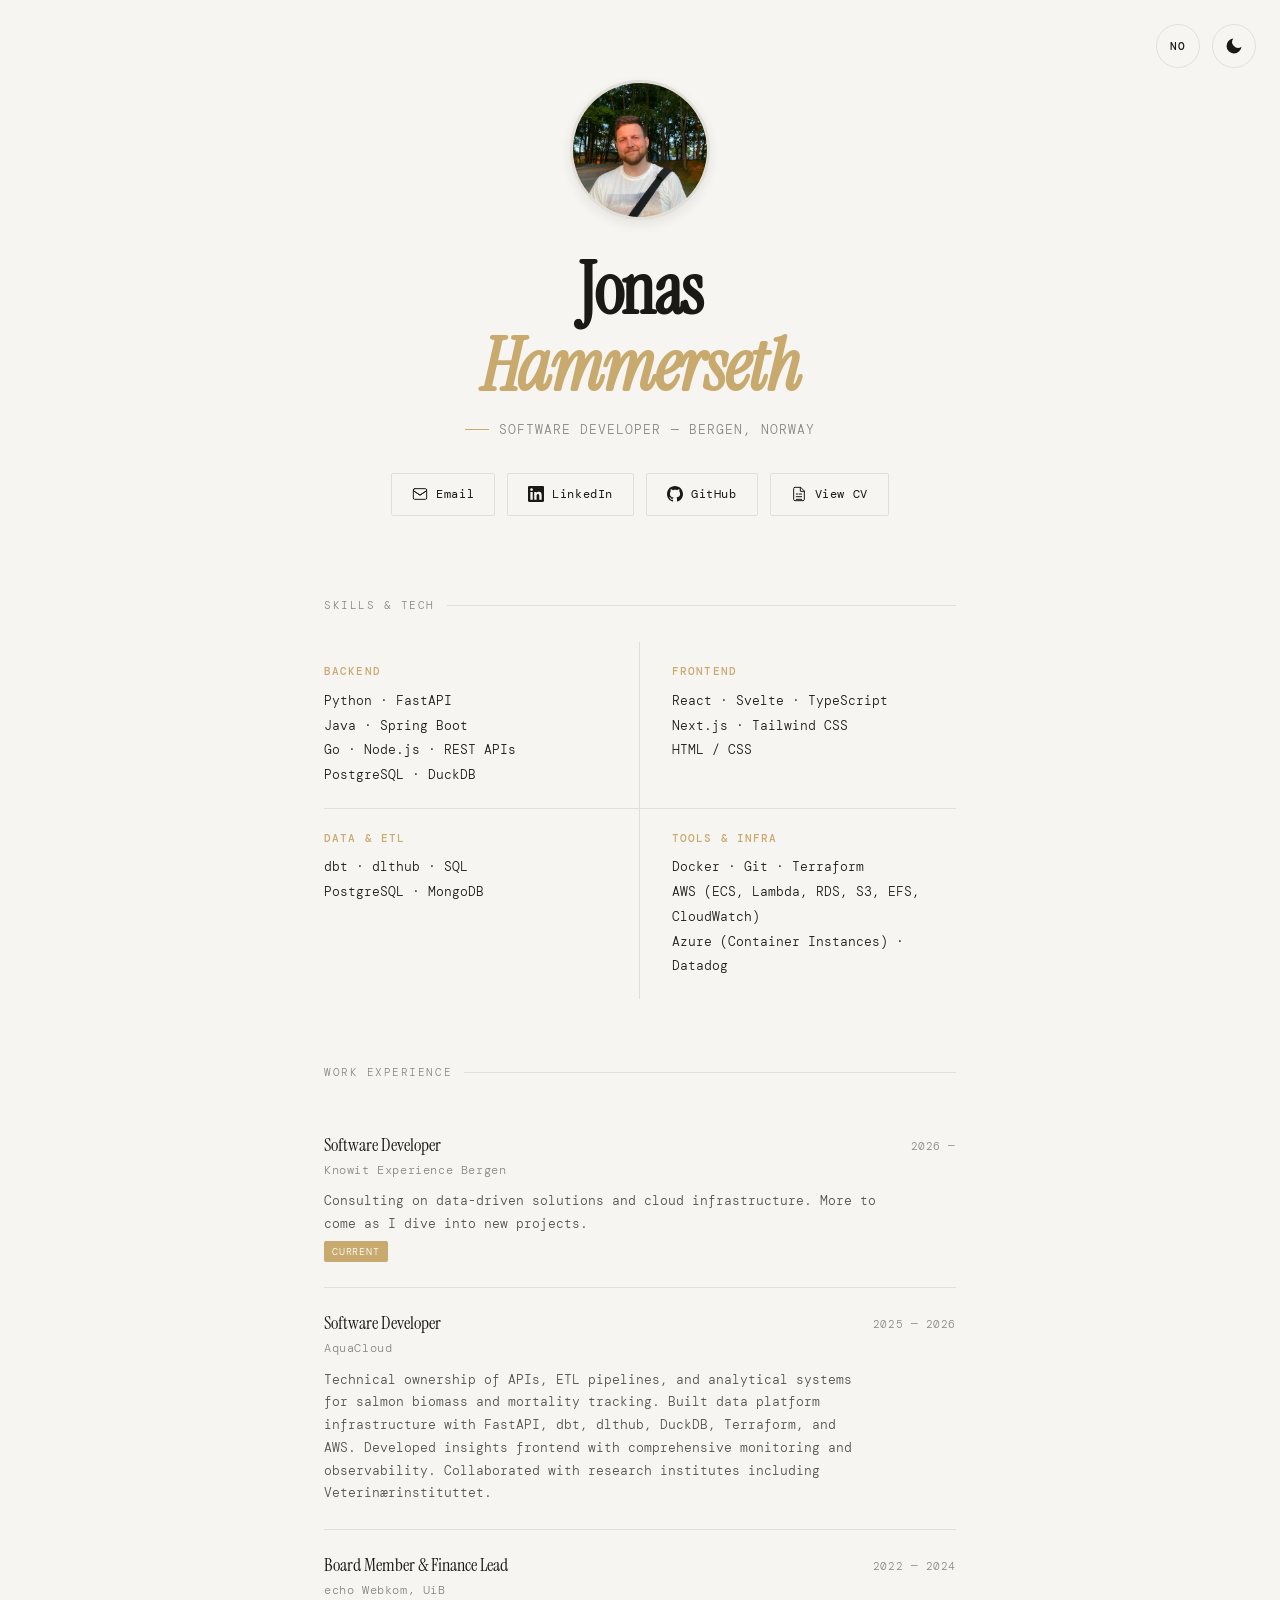
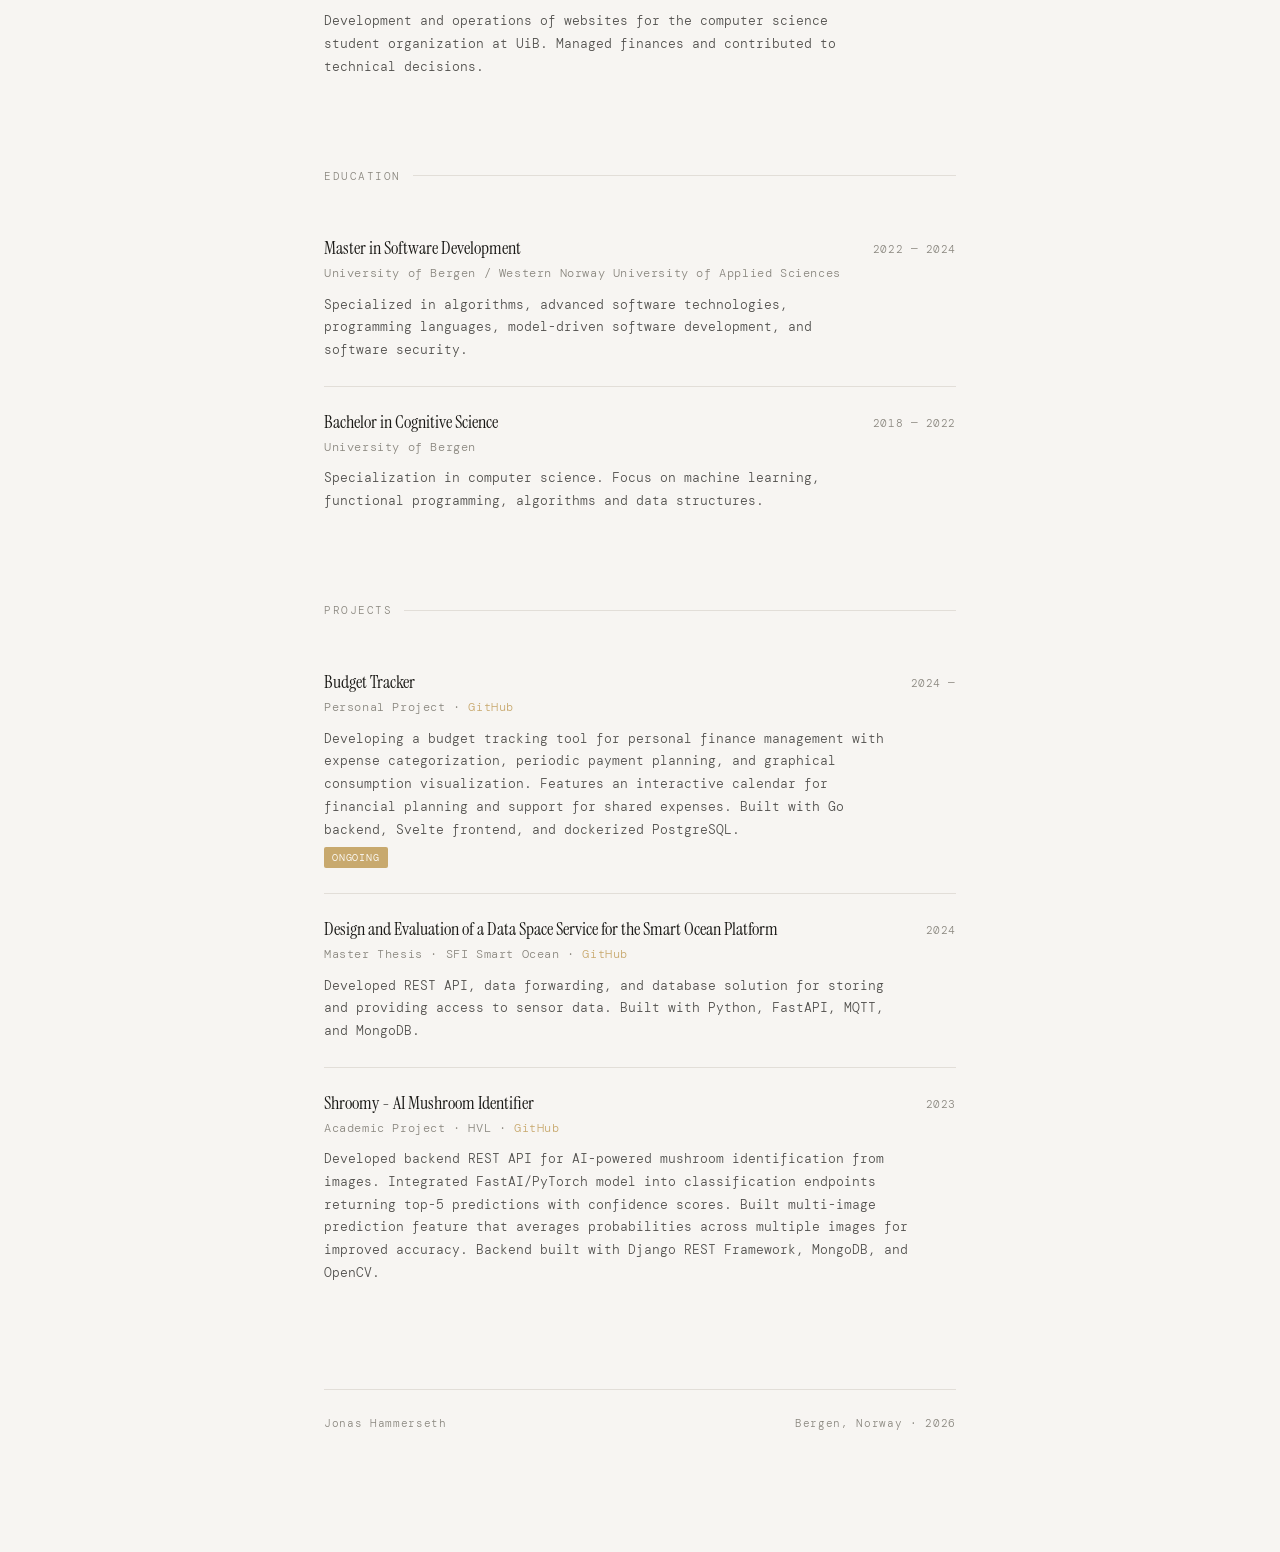
<file: index.html>
<!DOCTYPE html>
<html lang="en">
<head>
  <meta charset="UTF-8" />
  <meta name="viewport" content="width=device-width, initial-scale=1.0"/>
  <title>jonashammerseth.no</title>
  <link rel="icon" type="image/svg+xml" href="/favicon.svg">

  <!-- Meta Tags -->
  <meta name="description" content="Jonas Hammerseth — Software Developer based in Bergen, Norway. Specializing in Python, FastAPI, React, dbt, DuckDB, and AWS. Currently at Knowit Experience Bergen.">
  <meta name="author" content="Jonas Hammerseth">

  <!-- Open Graph Tags -->
  <meta property="og:title" content="jonashammerseth.no">
  <meta property="og:description" content="Software Developer based in Bergen, Norway. Specializing in backend, data engineering, and fullstack development.">
  <meta property="og:url" content="https://jonashammerseth.no">
  <meta property="og:type" content="profile">

  <!-- JSON-LD Structured Data -->
  <script type="application/ld+json">
  {
    "@context": "https://schema.org",
    "@type": "Person",
    "name": "Jonas Hammerseth",
    "jobTitle": "Software Developer",
    "url": "https://jonashammerseth.no",
    "address": {
      "@type": "PostalAddress",
      "addressLocality": "Bergen",
      "addressCountry": "Norway"
    },
    "worksFor": {
      "@type": "Organization",
      "name": "Knowit Experience Bergen"
    },
    "knowsAbout": ["Python", "FastAPI", "React", "TypeScript", "dbt", "DuckDB", "AWS", "Docker", "PostgreSQL", "Go", "Svelte"],
    "sameAs": [
      "https://github.com/jkhammerseth",
      "https://linkedin.com/in/jonas-hammerseth-645684163"
    ]
  }
  </script>

  <link rel="preconnect" href="https://fonts.googleapis.com">
  <link rel="preconnect" href="https://fonts.gstatic.com" crossorigin>
  <link href="https://fonts.googleapis.com/css2?family=Instrument+Serif:ital@0;1&family=DM+Mono:wght@300;400;500&display=swap" rel="stylesheet">
  <link rel="stylesheet" href="styles.css">

  <!-- Google Analytics -->
  <script async src="https://www.googletagmanager.com/gtag/js?id=G-HT6DTZJ46G"></script>
  <script>
    window.dataLayer = window.dataLayer || [];
    function gtag(){dataLayer.push(arguments);}
    gtag('js', new Date());
    gtag('config', 'G-HT6DTZJ46G', { 'anonymize_ip': true });
  </script>
</head>
<body>
<button class="theme-toggle" aria-label="Toggle theme">
  <svg class="sun" viewBox="0 0 24 24" fill="none" stroke-width="2" stroke-linecap="round">
    <circle cx="12" cy="12" r="5"/>
    <line x1="12" y1="1" x2="12" y2="3"/>
    <line x1="12" y1="21" x2="12" y2="23"/>
    <line x1="4.22" y1="4.22" x2="5.64" y2="5.64"/>
    <line x1="18.36" y1="18.36" x2="19.78" y2="19.78"/>
    <line x1="1" y1="12" x2="3" y2="12"/>
    <line x1="21" y1="12" x2="23" y2="12"/>
    <line x1="4.22" y1="19.78" x2="5.64" y2="18.36"/>
    <line x1="18.36" y1="5.64" x2="19.78" y2="4.22"/>
  </svg>
  <svg class="moon" viewBox="0 0 24 24" fill="none">
    <path d="M21 12.79A9 9 0 1 1 11.21 3 7 7 0 0 0 21 12.79z"/>
  </svg>
</button>
<button class="lang-toggle" aria-label="Toggle language">
  <span class="lang-text">NO</span>
</button>
<div class="page">

  <header>
    <img src="profile.jpg" alt="Jonas Hammerseth" class="profile-photo">
    <h1 class="name">Jonas<br><em>Hammerseth</em></h1>
    <p class="tagline"><span class="tagline-line"></span><span data-i18n="tagline">Software Developer — Bergen, Norway</span></p>
    <div class="contact-buttons">
      <a href="mailto:jkhammerseth@gmail.com" class="contact-btn">
        <svg viewBox="0 0 24 24" fill="none" stroke="currentColor" stroke-width="1.5" stroke-linecap="round" stroke-linejoin="round">
          <rect x="2" y="4" width="20" height="16" rx="2"/>
          <path d="M2 7l9.5 6.5a1 1 0 0 0 1 0L22 7"/>
          <path d="M2 7l10 6.5L22 7"/>
        </svg>
        <span data-i18n="btn.email">Email</span>
      </a>
      <a href="https://linkedin.com/in/jonas-hammerseth-645684163/" target="_blank" class="contact-btn">
        <svg viewBox="0 0 24 24">
          <path d="M20.447 20.452h-3.554v-5.569c0-1.328-.027-3.037-1.852-3.037-1.853 0-2.136 1.445-2.136 2.939v5.667H9.351V9h3.414v1.561h.046c.477-.9 1.637-1.85 3.37-1.85 3.601 0 4.267 2.37 4.267 5.455v6.286zM5.337 7.433c-1.144 0-2.063-.926-2.063-2.065 0-1.138.92-2.063 2.063-2.063 1.14 0 2.064.925 2.064 2.063 0 1.139-.925 2.065-2.064 2.065zm1.782 13.019H3.555V9h3.564v11.452zM22.225 0H1.771C.792 0 0 .774 0 1.729v20.542C0 23.227.792 24 1.771 24h20.451C23.2 24 24 23.227 24 22.271V1.729C24 .774 23.2 0 22.222 0h.003z"/>
        </svg>
        <span data-i18n="btn.linkedin">LinkedIn</span>
      </a>
      <a href="https://github.com/jkhammerseth" target="_blank" class="contact-btn">
        <svg viewBox="0 0 24 24">
          <path d="M12 0c-6.626 0-12 5.373-12 12 0 5.302 3.438 9.8 8.207 11.387.599.111.793-.261.793-.577v-2.234c-3.338.726-4.033-1.416-4.033-1.416-.546-1.387-1.333-1.756-1.333-1.756-1.089-.745.083-.729.083-.729 1.205.084 1.839 1.237 1.839 1.237 1.07 1.834 2.807 1.304 3.492.997.107-.775.418-1.305.762-1.604-2.665-.305-5.467-1.334-5.467-5.931 0-1.311.469-2.381 1.236-3.221-.124-.303-.535-1.524.117-3.176 0 0 1.008-.322 3.301 1.23.957-.266 1.983-.399 3.003-.404 1.02.005 2.047.138 3.006.404 2.291-1.552 3.297-1.23 3.297-1.23.653 1.653.242 2.874.118 3.176.77.84 1.235 1.911 1.235 3.221 0 4.609-2.807 5.624-5.479 5.921.43.372.823 1.102.823 2.222v3.293c0 .319.192.694.801.576 4.765-1.589 8.199-6.086 8.199-11.386 0-6.627-5.373-12-12-12z"/>
        </svg>
        <span data-i18n="btn.github">GitHub</span>
      </a>
      <a href="cv.html" class="contact-btn">
        <svg viewBox="0 0 24 24" fill="none" stroke="currentColor" stroke-width="1.5" stroke-linecap="round" stroke-linejoin="round">
          <path d="M14 2H6a2 2 0 0 0-2 2v16a2 2 0 0 0 2 2h12a2 2 0 0 0 2-2V8z"/>
          <polyline points="14 2 14 8 20 8"/>
          <line x1="10" y1="12" x2="8" y2="12"/>
          <line x1="16" y1="12" x2="12" y2="12"/>
          <line x1="16" y1="16" x2="8" y2="16"/>
          <line x1="16" y1="20" x2="8" y2="20"/>
        </svg>
        <span data-i18n="btn.cv">View CV</span>
      </a>
    </div>
  </header>

  <!-- Skills -->
  <section>
    <p class="section-label" data-i18n="section.skills">Skills & Tech</p>
    <div class="skills-grid">
      <div class="skill-group">
        <p class="skill-category" data-i18n="skills.backend">Backend</p>
        <p class="skill-list">Python · FastAPI<br>Java · Spring Boot<br>Go · Node.js · REST APIs<br>PostgreSQL · DuckDB</p>
      </div>
      <div class="skill-group">
        <p class="skill-category" data-i18n="skills.frontend">Frontend</p>
        <p class="skill-list">React · Svelte · TypeScript<br>Next.js · Tailwind CSS<br>HTML / CSS</p>
      </div>
      <div class="skill-group">
        <p class="skill-category" data-i18n="skills.data">Data & ETL</p>
        <p class="skill-list">dbt · dlthub · SQL<br>PostgreSQL · MongoDB</p>
      </div>
      <div class="skill-group">
        <p class="skill-category" data-i18n="skills.tools">Tools & Infra</p>
        <p class="skill-list">Docker · Git · Terraform<br>AWS (ECS, Lambda, RDS, S3, EFS, CloudWatch)<br>Azure (Container Instances) · Datadog</p>
      </div>
    </div>
  </section>

  <!-- Experience -->
  <section>
    <p class="section-label" data-i18n="section.experience">Work Experience</p>

    <div class="job">
      <div>
        <p class="job-title" data-i18n="job.knowit.title">Software Developer</p>
        <p class="job-company" data-i18n="job.knowit.company">Knowit Experience Bergen</p>
        <p class="job-desc" data-i18n="job.knowit.desc">Consulting engagement at DNV, working on the Veracity data platform. Building data-driven solutions across backend, ETL, and cloud infrastructure.</p>
        <span class="job-badge" data-i18n="job.knowit.badge">Current</span>
      </div>
      <p class="job-date" data-i18n="job.knowit.date">2026 —</p>
    </div>

    <div class="job">
      <div>
        <p class="job-title" data-i18n="job.aquacloud.title">Software Developer</p>
        <p class="job-company" data-i18n="job.aquacloud.company">AquaCloud</p>
        <p class="job-desc" data-i18n="job.aquacloud.desc">Technical ownership of APIs, ETL pipelines, and analytical systems for salmon biomass and mortality tracking. Built data platform infrastructure with FastAPI, dbt, DuckDB, and AWS. Collaborated with research institutes including Fiskeridirektoratet and FHF.</p>
      </div>
      <p class="job-date" data-i18n="job.aquacloud.date">2025 — 2026</p>
    </div>

    <div class="job">
      <div>
        <p class="job-title" data-i18n="job.echo.title">Board Member & Finance Lead</p>
        <p class="job-company" data-i18n="job.echo.company">echo Webkom, UiB</p>
        <p class="job-desc" data-i18n="job.echo.desc">Development and operations of websites for the computer science student organization at UiB. Managed finances and contributed to technical decisions.</p>
      </div>
      <p class="job-date" data-i18n="job.echo.date">2022 — 2024</p>
    </div>

  </section>

  <!-- Education -->
  <section>
    <p class="section-label" data-i18n="section.education">Education</p>

    <div class="job">
      <div>
        <p class="job-title" data-i18n="edu.master.title">Master in Software Development</p>
        <p class="job-company" data-i18n="edu.master.institution">University of Bergen / Western Norway University of Applied Sciences</p>
        <p class="job-desc" data-i18n="edu.master.desc">Specialized in algorithms, advanced software technologies, programming languages, model-driven software development, and software security.</p>
      </div>
      <p class="job-date" data-i18n="edu.master.date">2022 — 2024</p>
    </div>

    <div class="job">
      <div>
        <p class="job-title" data-i18n="edu.bachelor.title">Bachelor in Cognitive Science</p>
        <p class="job-company" data-i18n="edu.bachelor.institution">University of Bergen</p>
        <p class="job-desc" data-i18n="edu.bachelor.desc">Specialization in computer science. Focus on machine learning, functional programming, algorithms and data structures.</p>
      </div>
      <p class="job-date" data-i18n="edu.bachelor.date">2018 — 2022</p>
    </div>

  </section>

  <!-- Projects -->
  <section>
    <p class="section-label" data-i18n="section.projects">Projects</p>

    <div class="job">
      <div>
        <p class="job-title" data-i18n="project.budget.title">Budget Tracker</p>
        <p class="job-company"><span data-i18n="project.budget.company">Personal Project</span> · <a href="https://github.com/jkhammerseth/budget-tracker" target="_blank" style="color: var(--accent); text-decoration: none;">GitHub</a></p>
        <p class="job-desc" data-i18n="project.budget.desc">Developing a budget tracking tool for personal finance management with expense categorization, periodic payment planning, and graphical consumption visualization. Features an interactive calendar for financial planning and support for shared expenses. Built with Go backend, Svelte frontend, and dockerized PostgreSQL.</p>
        <span class="job-badge" data-i18n="project.budget.badge">Ongoing</span>
      </div>
      <p class="job-date" data-i18n="project.budget.date">2024 —</p>
    </div>

    <div class="job">
      <div>
        <p class="job-title" data-i18n="project.thesis.title">Design and Evaluation of a Data Space Service for the Smart Ocean Platform</p>
        <p class="job-company"><span data-i18n="project.thesis.company">Master Thesis · SFI Smart Ocean</span> · <a href="https://github.com/smartoceanplatform/dataspace-service" target="_blank" style="color: var(--accent); text-decoration: none;">GitHub</a></p>
        <p class="job-desc" data-i18n="project.thesis.desc">Developed REST API, data forwarding, and database solution for storing and providing access to sensor data. Built with Python, FastAPI, MQTT, and MongoDB.</p>
      </div>
      <p class="job-date" data-i18n="project.thesis.date">2024</p>
    </div>

    <div class="job">
      <div>
        <p class="job-title" data-i18n="project.shroomy.title">Shroomy - AI Mushroom Identifier</p>
        <p class="job-company"><span data-i18n="project.shroomy.company">Academic Project · HVL</span> · <a href="https://github.com/jkhammerseth/shroomyApp" target="_blank" style="color: var(--accent); text-decoration: none;">GitHub</a></p>
        <p class="job-desc" data-i18n="project.shroomy.desc">Developed backend REST API for AI-powered mushroom identification from images. Implemented image classification endpoint using FastAI/PyTorch model with top-5 predictions and confidence scores. Built multi-image prediction feature that averages probabilities across multiple images for improved accuracy. Backend built with Django REST Framework, MongoDB, and OpenCV.</p>
      </div>
      <p class="job-date" data-i18n="project.shroomy.date">2023</p>
    </div>

  </section>

  <footer>
    <span data-i18n="footer.name">Jonas Hammerseth</span>
    <span data-i18n="footer.location">Bergen, Norway · 2026</span>
  </footer>

</div>

<script src="translations.js"></script>
<script src="script.js"></script>
</body>
</html>
</file>
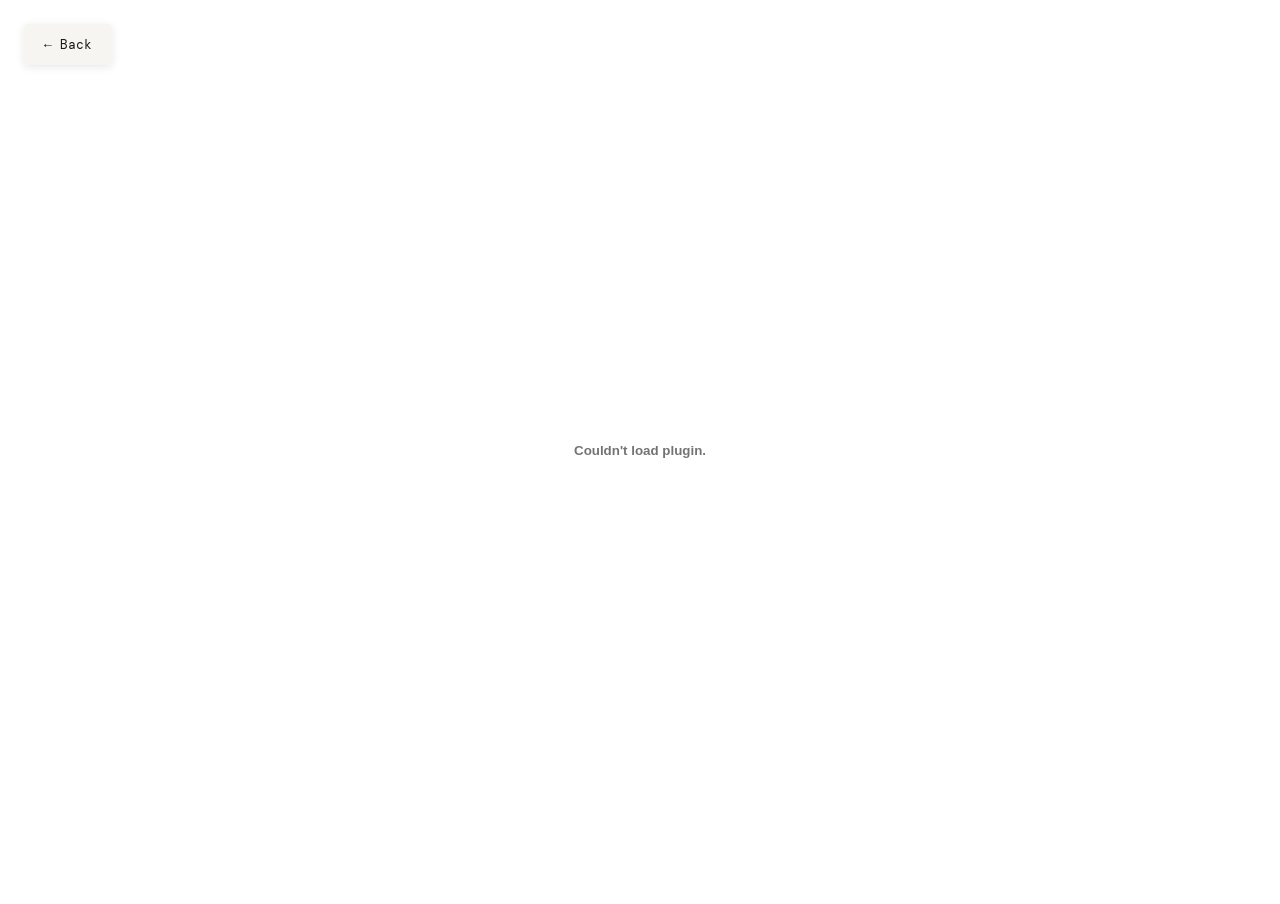
<file: cv.html>
<!DOCTYPE html>
<html lang="en">
<head>
  <meta charset="UTF-8" />
  <meta name="viewport" content="width=device-width, initial-scale=1.0"/>
  <title>CV — Jonas Hammerseth</title>
  <link rel="preconnect" href="https://fonts.googleapis.com">
  <link rel="preconnect" href="https://fonts.gstatic.com" crossorigin>
  <link href="https://fonts.googleapis.com/css2?family=DM+Mono:wght@300;400;500&display=swap" rel="stylesheet">
  <style>
    * { margin: 0; padding: 0; box-sizing: border-box; }

    body, html {
      width: 100%;
      height: 100%;
      overflow: hidden;
    }

    .pdf-embed {
      width: 100%;
      height: 100%;
      border: none;
    }

    .back-button {
      position: fixed;
      top: 24px;
      left: 24px;
      background: rgba(247, 245, 242, 0.95);
      color: #1A1916;
      text-decoration: none;
      padding: 12px 20px;
      border-radius: 4px;
      font-family: 'DM Mono', monospace;
      font-size: 13px;
      display: flex;
      align-items: center;
      gap: 8px;
      transition: background 0.2s, color 0.2s;
      box-shadow: 0 2px 8px rgba(26, 25, 22, 0.1);
      z-index: 1000;
    }

    .back-button:hover {
      background: #C8A96E;
      color: white;
    }
  </style>

  <!-- Google Analytics -->
  <script async src="https://www.googletagmanager.com/gtag/js?id=G-HT6DTZJ46G"></script>
  <script>
    window.dataLayer = window.dataLayer || [];
    function gtag(){dataLayer.push(arguments);}
    gtag('js', new Date());
    gtag('config', 'G-HT6DTZJ46G', { 'anonymize_ip': true });
  </script>
</head>
<body>
  <a href="index.html" class="back-button">
    <span>←</span>
    <span id="back-text">Back</span>
  </a>
  <embed id="cv-embed" src="CV2026.pdf" type="application/pdf" class="pdf-embed">

  <script>
    // Load the correct CV based on language preference
    const lang = localStorage.getItem('lang') || 'en';
    const cvEmbed = document.getElementById('cv-embed');
    const backText = document.getElementById('back-text');

    if (lang === 'en') {
      cvEmbed.src = 'CV2026_eng.pdf';
      backText.textContent = 'Back';
    } else {
      cvEmbed.src = 'CV2026.pdf';
      backText.textContent = 'Tilbake';
    }
  </script>
</body>
</html>
</file>
<file: styles.css>
*, *::before, *::after { box-sizing: border-box; margin: 0; padding: 0; }

:root {
  --bg: #F7F5F2;
  --ink: #1A1916;
  --muted: #8A877F;
  --accent: #C8A96E;
  --line: #E2DED8;
}

[data-theme="dark"] {
  --bg: #1A1916;
  --ink: #F7F5F2;
  --muted: #A8A49A;
  --accent: #D4B57F;
  --line: #2F2D28;
}

html { scroll-behavior: smooth; }

body {
  background: var(--bg);
  color: var(--ink);
  font-family: 'DM Mono', monospace;
  font-weight: 300;
  font-size: 14px;
  line-height: 1.7;
  min-height: 100vh;
  transition: background 0.3s, color 0.3s;
}

/* ── Layout ── */
.page {
  max-width: 680px;
  margin: 0 auto;
  padding: 80px 24px 120px;
}

/* ── Header ── */
header {
  margin-bottom: 80px;
  opacity: 0;
  animation: fadeUp 0.7s ease forwards;
  text-align: center;
}

.profile-photo {
  width: 140px;
  height: 140px;
  border-radius: 50%;
  object-fit: cover;
  margin: 0 auto 32px;
  display: block;
  border: 3px solid var(--line);
  box-shadow: 0 4px 12px rgba(26, 25, 22, 0.08);
}

.name {
  font-family: 'Instrument Serif', serif;
  font-size: clamp(2.8rem, 8vw, 4.5rem);
  line-height: 1.05;
  letter-spacing: -0.02em;
  color: var(--ink);
  margin-bottom: 16px;
}

.name em {
  font-style: italic;
  color: var(--accent);
}

.tagline {
  color: var(--muted);
  font-size: 13px;
  letter-spacing: 0.08em;
  text-transform: uppercase;
}

.tagline-line {
  display: inline-block;
  width: 24px;
  height: 1px;
  background: var(--accent);
  vertical-align: middle;
  margin: 0 10px 2px 0;
}

.contact-buttons {
  display: flex;
  gap: 12px;
  justify-content: center;
  flex-wrap: wrap;
  margin-top: 32px;
}

.contact-btn {
  text-decoration: none;
  color: var(--ink);
  background: transparent;
  border: 1px solid var(--line);
  padding: 10px 20px;
  font-size: 12px;
  letter-spacing: 0.05em;
  transition: all 0.2s;
  border-radius: 2px;
  font-family: 'DM Mono', monospace;
  font-weight: 400;
  display: flex;
  align-items: center;
  justify-content: center;
  gap: 8px;
}

.contact-btn svg {
  width: 16px;
  height: 16px;
}

/* LinkedIn and GitHub use fill */
.contact-btn:nth-child(2) svg,
.contact-btn:nth-child(3) svg {
  fill: currentColor;
}

/* Email and CV use stroke */
.contact-btn:nth-child(1) svg,
.contact-btn:nth-child(4) svg {
  fill: none;
  stroke: currentColor;
}

.contact-btn:hover {
  border-color: var(--accent);
  background: var(--accent);
  color: white;
}

/* ── Sections ── */
section {
  margin-bottom: 64px;
  opacity: 0;
  animation: fadeUp 0.7s ease forwards;
}

section:nth-child(2) { animation-delay: 0.1s; }
section:nth-child(3) { animation-delay: 0.2s; }
section:nth-child(4) { animation-delay: 0.3s; }
section:nth-child(5) { animation-delay: 0.4s; }
section:nth-child(6) { animation-delay: 0.5s; }

.section-label {
  font-size: 11px;
  letter-spacing: 0.14em;
  text-transform: uppercase;
  color: var(--muted);
  margin-bottom: 28px;
  display: flex;
  align-items: center;
  gap: 12px;
}

.section-label::after {
  content: '';
  flex: 1;
  height: 1px;
  background: var(--line);
}

/* ── Skills ── */
.skills-grid {
  display: grid;
  grid-template-columns: 1fr 1fr;
  gap: 0;
}

.skill-group {
  padding: 20px 0;
  border-bottom: 1px solid var(--line);
}

.skill-group:nth-child(odd) {
  padding-right: 32px;
  border-right: 1px solid var(--line);
}

.skill-group:nth-child(even) {
  padding-left: 32px;
}

.skill-group:last-child,
.skill-group:nth-last-child(2):nth-child(odd) {
  border-bottom: none;
}

.skill-category {
  font-size: 11px;
  letter-spacing: 0.1em;
  text-transform: uppercase;
  color: var(--accent);
  margin-bottom: 8px;
  font-weight: 500;
}

.skill-list {
  color: var(--ink);
  font-size: 13px;
  line-height: 1.9;
}

/* ── Experience ── */
.job {
  padding: 24px 0;
  border-bottom: 1px solid var(--line);
  display: grid;
  grid-template-columns: 1fr auto;
  gap: 16px;
  align-items: start;
}

.job:last-child { border-bottom: none; }

.job-title {
  font-family: 'Instrument Serif', serif;
  font-size: 1.15rem;
  color: var(--ink);
  margin-bottom: 2px;
  line-height: 1.3;
}

.job-company {
  color: var(--muted);
  font-size: 12px;
  letter-spacing: 0.05em;
  margin-bottom: 10px;
}

.job-desc {
  font-size: 13px;
  color: var(--ink);
  opacity: 0.75;
  line-height: 1.75;
}

.job-date {
  font-size: 11px;
  color: var(--muted);
  letter-spacing: 0.05em;
  white-space: nowrap;
  text-align: right;
  padding-top: 3px;
}

.job-badge {
  display: inline-block;
  font-size: 10px;
  letter-spacing: 0.08em;
  text-transform: uppercase;
  background: var(--accent);
  color: white;
  padding: 2px 8px;
  border-radius: 2px;
  margin-top: 6px;
}

/* ── Footer ── */
footer {
  margin-top: 80px;
  padding-top: 24px;
  border-top: 1px solid var(--line);
  color: var(--muted);
  font-size: 11px;
  letter-spacing: 0.06em;
  display: flex;
  justify-content: space-between;
  opacity: 0;
  animation: fadeUp 0.7s ease 0.4s forwards;
}

/* ── Theme Toggle ── */
.theme-toggle {
  position: fixed;
  top: 24px;
  right: 24px;
  width: 44px;
  height: 44px;
  border-radius: 50%;
  background: var(--bg);
  border: 1px solid var(--line);
  cursor: pointer;
  display: flex;
  align-items: center;
  justify-content: center;
  transition: all 0.3s;
  z-index: 1000;
}

/* ── Language Toggle ── */
.lang-toggle {
  position: fixed;
  top: 24px;
  right: 80px;
  width: 44px;
  height: 44px;
  border-radius: 50%;
  background: var(--bg);
  border: 1px solid var(--line);
  cursor: pointer;
  display: flex;
  align-items: center;
  justify-content: center;
  transition: all 0.3s;
  z-index: 1000;
}

.lang-toggle:hover {
  border-color: var(--accent);
  background: var(--accent);
}

.lang-text {
  font-family: 'DM Mono', monospace;
  font-size: 11px;
  font-weight: 500;
  letter-spacing: 0.05em;
  color: var(--ink);
  transition: color 0.3s;
}

.lang-toggle:hover .lang-text {
  color: white;
}

.theme-toggle:hover {
  border-color: var(--accent);
  background: var(--accent);
}

.theme-toggle svg {
  width: 20px;
  height: 20px;
  transition: fill 0.3s, stroke 0.3s;
}

.theme-toggle .sun {
  stroke: var(--ink);
  fill: none;
}

.theme-toggle .moon {
  fill: var(--ink);
  stroke: none;
}

.theme-toggle:hover .sun {
  stroke: white;
}

.theme-toggle:hover .moon {
  fill: white;
}

.theme-toggle .sun { display: none; }
.theme-toggle .moon { display: block; }

[data-theme="dark"] .theme-toggle .sun { display: block; }
[data-theme="dark"] .theme-toggle .moon { display: none; }

/* ── Animation ── */
@keyframes fadeUp {
  from { opacity: 0; transform: translateY(16px); }
  to   { opacity: 1; transform: translateY(0); }
}

/* ── Responsive ── */
@media (max-width: 520px) {
  .skills-grid { grid-template-columns: 1fr; }
  .skill-group:nth-child(odd) { border-right: none; padding-right: 0; }
  .skill-group:nth-child(even) { padding-left: 0; }
  .skill-group:nth-last-child(2) { border-bottom: 1px solid var(--line); }
  .job { grid-template-columns: 1fr; }
  .job-date { text-align: left; }

  .contact-buttons {
    display: grid;
    grid-template-columns: repeat(2, 1fr);
    max-width: 400px;
    margin-left: auto;
    margin-right: auto;
  }
}
</file>
